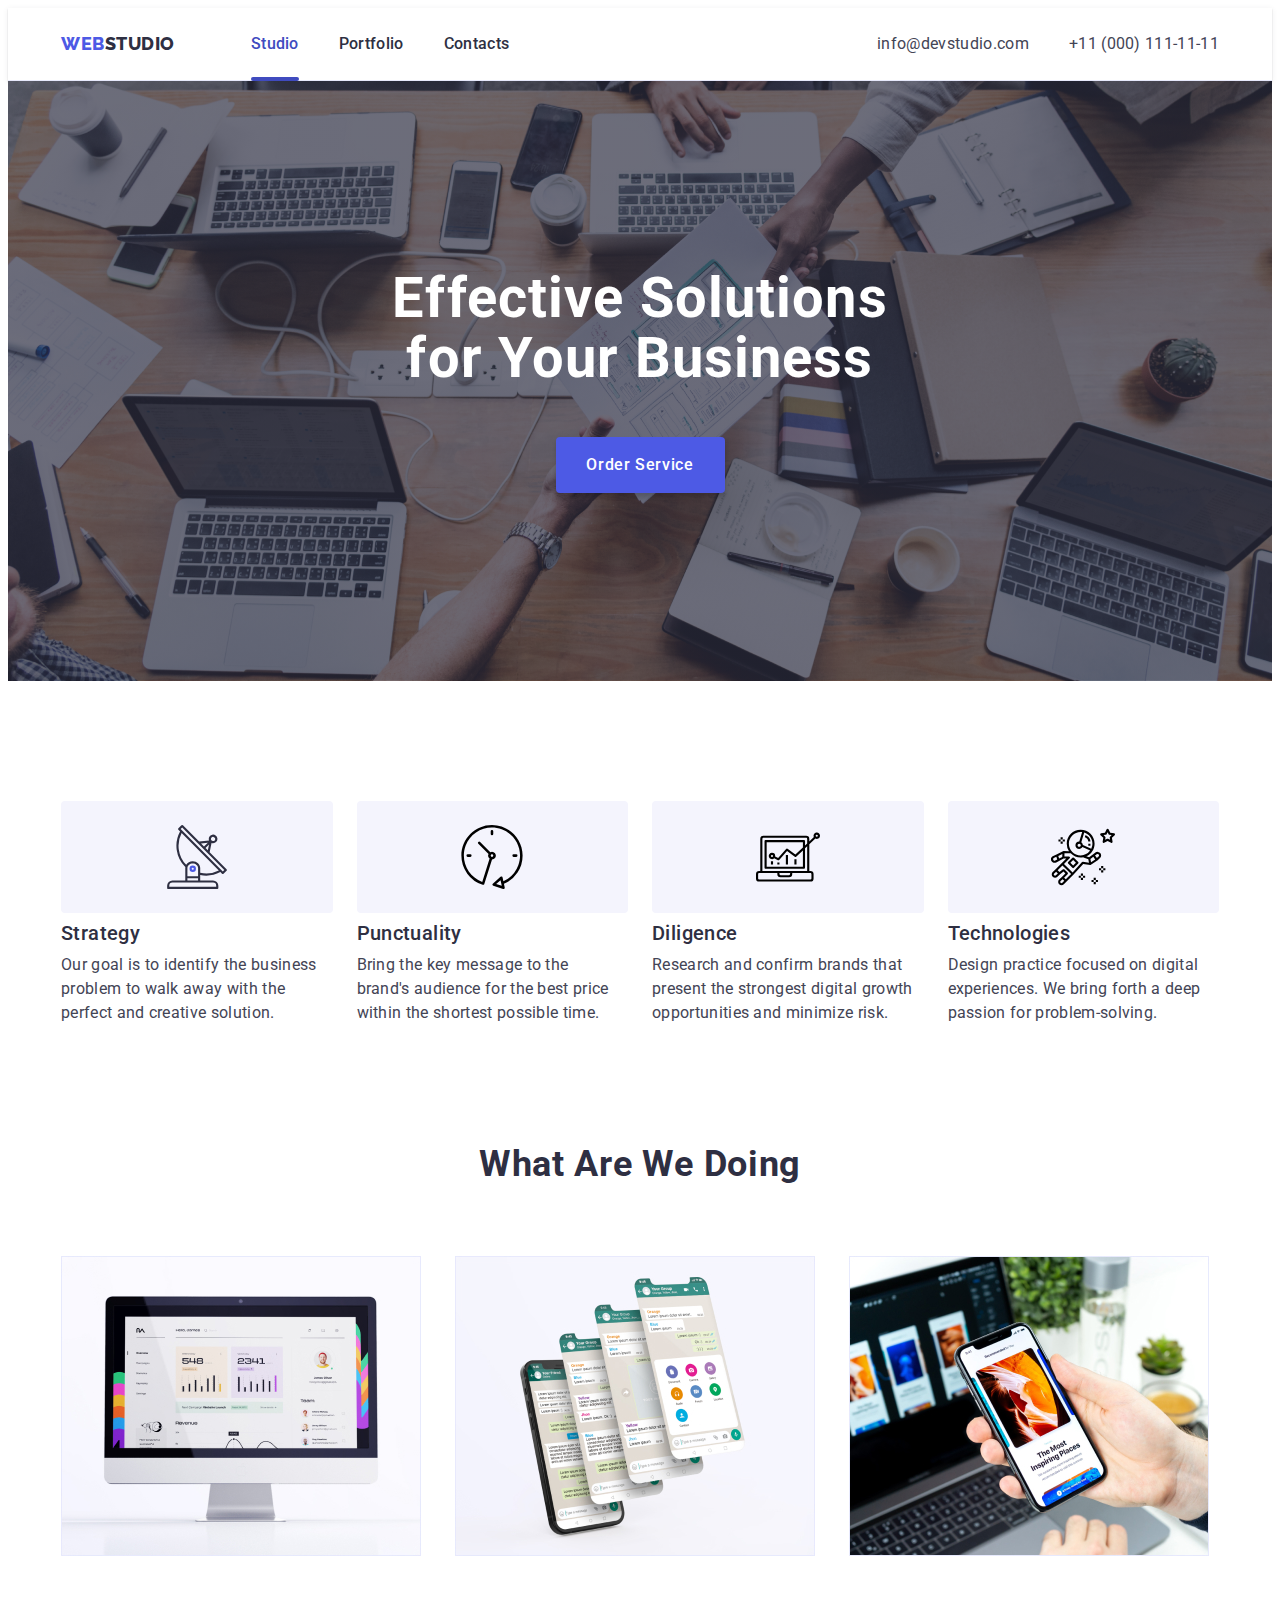
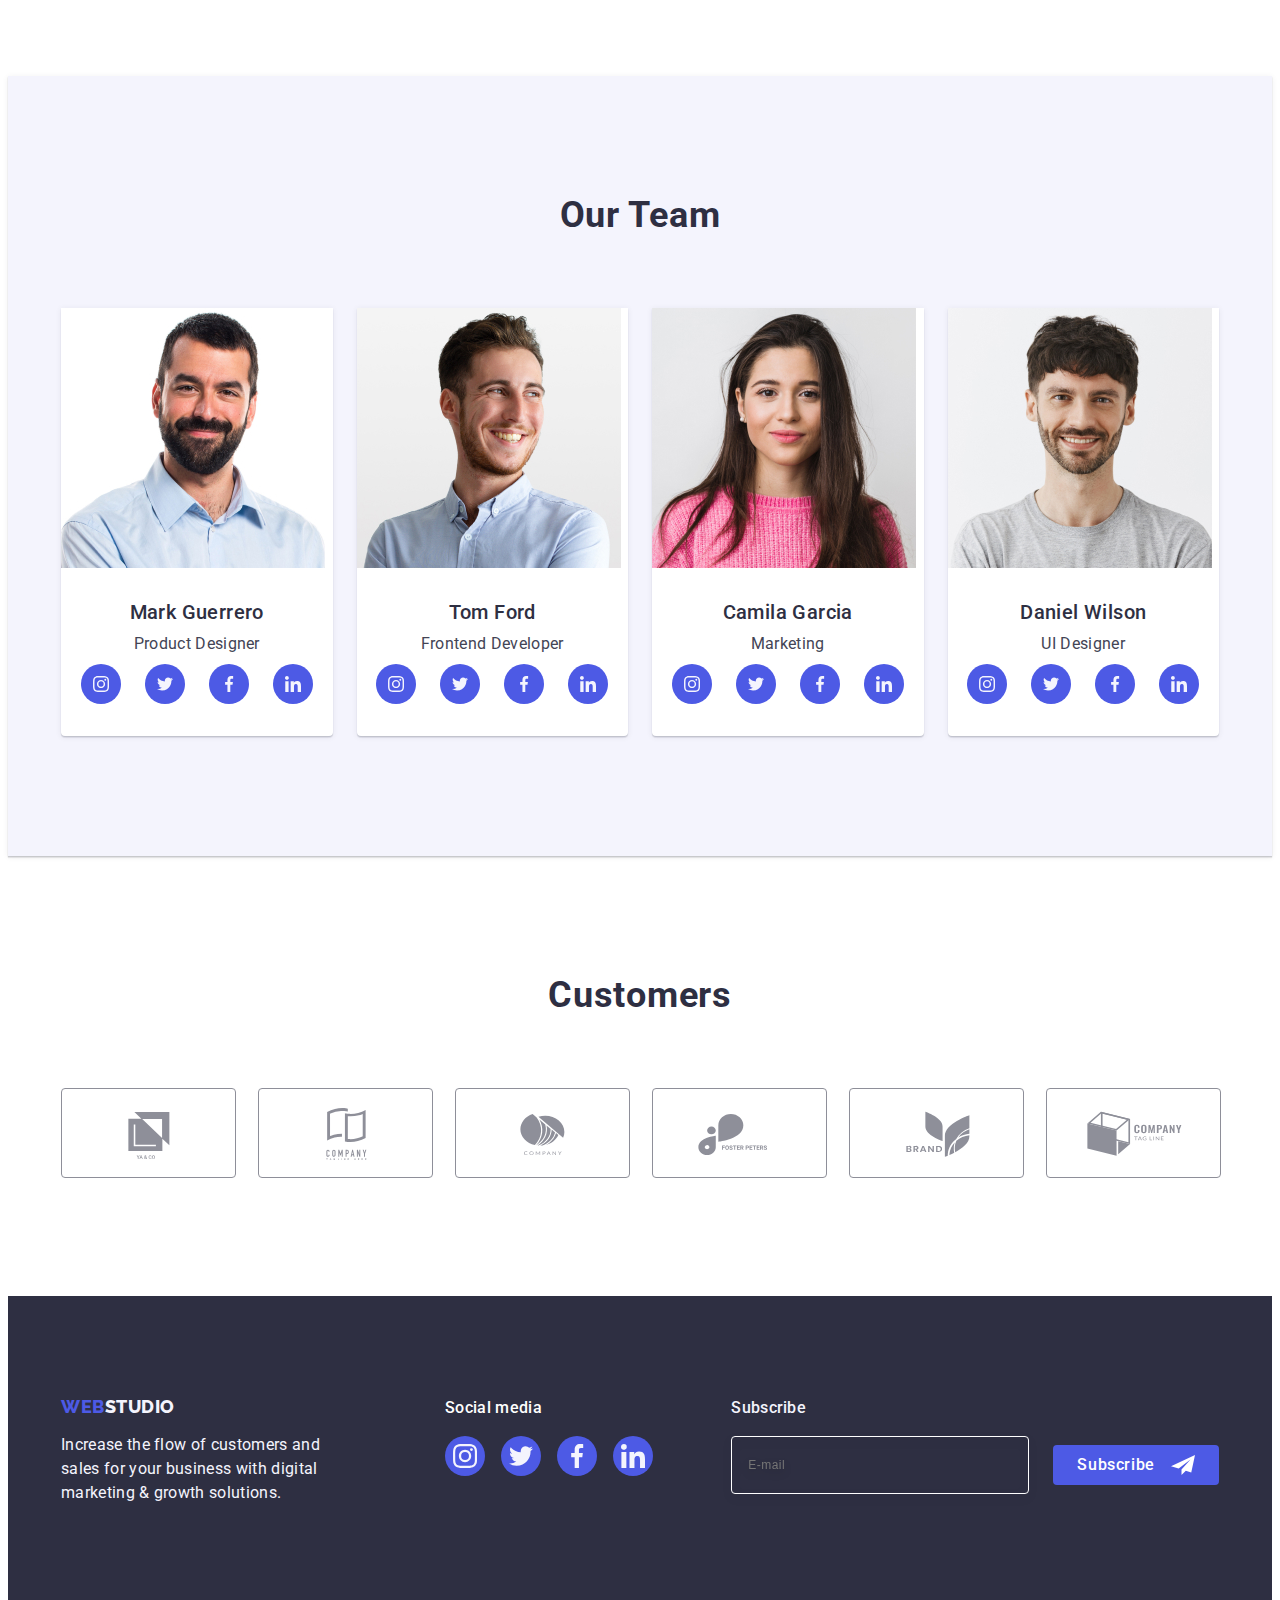
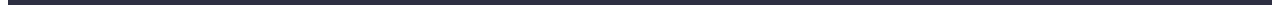
<file: index.html>
<!DOCTYPE html>
<html lang="en">
  <head>
    <meta charset="UTF-8" />
    <meta http-equiv="X-UA-Compatible" content="IE=edge" />
    <meta name="viewport" content="width=device-width, initial-scale=1.0" />
    <title>Effective Solutions for Your Business</title>
    <link rel="preconnect" href="https://fonts.googleapis.com" />
    <link rel="preconnect" href="https://fonts.gstatic.com" crossorigin />
    <link
      href="https://fonts.googleapis.com/css2?family=Raleway:wght@800&family=Roboto:wght@400;500;700;900&display=swap"
      rel="stylesheet"
    />
    <link
      href="https://cdnjs.cloudflare.com/ajax/libs/modern-normalize/1.1.0/modern-normalize.min.css"
      rel="stylesheet"
      integrity="sha512-wpPYUAdjBVSE4KJnH1VR1HeZfpl1ub8YT/NKx4PuQ5NmX2tKuGu6U/JRp5y+Y8XG2tV+wKQpNHVUX03MfMFn9Q=="
      crossorigin="anonymous"
      referrerpolicy="no-referrer"
    />
    <link rel="stylesheet" href="./css/styles.css" />
  </head>

  <body>
    <header class="header">
      <div class="container-header container">
        <nav class="navigation">
          <a class="logo link" href="./index.html"
            >Web<span class="logo-header">Studio</span></a
          >
          <ul class="nav-list list">
            <li>
              <a class="nav-link link active" href="./index.html">Studio</a>
            </li>
            <li>
              <a class="nav-link link" href="./portfolio.html">Portfolio</a>
            </li>
            <li>
              <a class="nav-link link" href="">Contacts</a>
            </li>
          </ul>
        </nav>
        <address class="address">
          <ul class="list list-address">
            <li>
              <a class="contact-link link" href="mailto:info@devstudio.com"
                >info@devstudio.com</a
              >
            </li>
            <li>
              <a class="contact-link link" href="tel:+110001111111"
                >+11 (000) 111-11-11</a
              >
            </li>
          </ul>
        </address>
      </div>
    </header>

    <main>
      <!-- Section 1 -->
      <section class="hero">
        <div class="container">
          <h1 class="hero-tittle">Effective Solutions for Your Business</h1>

          <button class="hero-btn" data-modal-open type="button">
            Order Service
          </button>
        </div>
      </section>
      <!-- Section 2 -->
      <section class="feature">
        <div class="container">
          <h2 class="section-title" hidden>Feature</h2>
          <!-- Feature 1 -->
          <ul class="list feature-list">
            <li class="feature-item">
              <div class="icon-wrap">
                <svg class="feature-icon" width="64" height="64">
                  <use href="./images/icons.svg#icon-antenna"></use>
                </svg>
              </div>
              <h3 class="feature-title">Strategy</h3>
              <p class="feature-text">
                Our goal is to identify the business problem to walk away with
                the perfect and creative solution.
              </p>
            </li>
            <!-- Feature 2 -->
            <li class="feature-item">
              <div class="icon-wrap">
                <svg class="feature-icon" width="64" height="64">
                  <use href="./images/icons.svg#icon-clock"></use>
                </svg>
              </div>
              <h3 class="feature-title">Punctuality</h3>
              <p class="feature-text">
                Bring the key message to the brand's audience for the best price
                within the shortest possible time.
              </p>
            </li>
            <!-- Feature 3 -->
            <li class="feature-item">
              <div class="icon-wrap">
                <svg class="feature-icon" width="64" height="64">
                  <use href="./images/icons.svg#icon-diagram"></use>
                </svg>
              </div>
              <h3 class="feature-title">Diligence</h3>
              <p class="feature-text">
                Research and confirm brands that present the strongest digital
                growth opportunities and minimize risk.
              </p>
            </li>
            <!-- Feature 4 -->
            <li class="feature-item">
              <div class="icon-wrap">
                <svg class="feature-icon" width="64" height="64">
                  <use href="./images/icons.svg#icon-astronaut"></use>
                </svg>
              </div>
              <h3 class="feature-title">Technologies</h3>
              <p class="feature-text">
                Design practice focused on digital experiences. We bring forth a
                deep passion for problem-solving.
              </p>
            </li>
          </ul>
        </div>
      </section>
      <!-- Section 3 -->
      <section class="doing">
        <div class="container">
          <h2 class="section-title">What are we doing</h2>
          <ul class="list doing-list">
            <li class="doing-item">
              <img
                src="./images/main/img.jpg"
                alt="we give information"
                width="360"
                height="300"
              />
            </li>
            <li class="doing-item">
              <img
                src="./images/main/img2.jpg"
                alt="to communicate"
                width="360"
                height="300"
              />
            </li>
            <li class="doing-item">
              <img
                src="./images/main/img3.jpg"
                alt="learn something new"
                width="360"
                height="300"
              />
            </li>
          </ul>
        </div>
      </section>
      <!-- Section 4 -->
      <section class="team">
        <div class="container">
          <h2 class="section-title">Our Team</h2>
          <ul class="list team-list">
            <li class="team-item">
              <img
                src="./images/team-card/team.jpg"
                alt="Product Designer"
                width="264"
                height="260"
              />

              <div class="team-item-content">
                <h3 class="team-title">Mark Guerrero</h3>
                <p class="team-desc">Product Designer</p>
                <ul class="social-list list">
                  <li class="social-item">
                    <a href="" class="social-link">
                      <svg class="social-icon" width="16" height="16">
                        <use href="./images/icons.svg#icon-instagram"></use>
                      </svg>
                    </a>
                  </li>
                  <li class="social-item">
                    <a href="" class="social-link">
                      <svg class="social-icon" width="16" height="16">
                        <use href="./images/icons.svg#icon-twitter"></use>
                      </svg>
                    </a>
                  </li>
                  <li class="social-item">
                    <a href="" class="social-link">
                      <svg class="social-icon" width="16" height="16">
                        <use href="./images/icons.svg#icon-facebook"></use>
                      </svg>
                    </a>
                  </li>
                  <li class="social-item">
                    <a href="" class="social-link">
                      <svg class="social-icon" width="16" height="16">
                        <use href="./images/icons.svg#icon-linkedin"></use>
                      </svg>
                    </a>
                  </li>
                </ul>
              </div>
            </li>

            <li class="team-item">
              <img
                src="./images/team-card/team1.jpg"
                alt="Frontend Developer"
                width="264"
                height="260"
              />
              <div class="team-item-content">
                <h3 class="team-title">Tom Ford</h3>
                <p class="team-desc">Frontend Developer</p>
                <ul class="social-list list">
                  <li class="social-item">
                    <a href="" class="social-link">
                      <svg class="social-icon" width="16" height="16">
                        <use href="./images/icons.svg#icon-instagram"></use>
                      </svg>
                    </a>
                  </li>
                  <li class="social-item">
                    <a href="" class="social-link">
                      <svg class="social-icon" width="16" height="16">
                        <use href="./images/icons.svg#icon-twitter"></use>
                      </svg>
                    </a>
                  </li>
                  <li class="social-item">
                    <a href="" class="social-link">
                      <svg class="social-icon" width="16" height="16">
                        <use href="./images/icons.svg#icon-facebook"></use>
                      </svg>
                    </a>
                  </li>
                  <li class="social-item">
                    <a href="" class="social-link">
                      <svg class="social-icon" width="16" height="16">
                        <use href="./images/icons.svg#icon-linkedin"></use>
                      </svg>
                    </a>
                  </li>
                </ul>
              </div>
            </li>

            <li class="team-item">
              <img
                src="./images/team-card/team2.jpg"
                alt="Marketing"
                width="264"
                height="260"
              />

              <div class="team-item-content">
                <h3 class="team-title">Camila Garcia</h3>
                <p class="team-desc">Marketing</p>
                <ul class="social-list list">
                  <li class="social-item">
                    <a href="" class="social-link">
                      <svg class="social-icon" width="16" height="16">
                        <use href="./images/icons.svg#icon-instagram"></use>
                      </svg>
                    </a>
                  </li>
                  <li class="social-item">
                    <a href="" class="social-link">
                      <svg class="social-icon" width="16" height="16">
                        <use href="./images/icons.svg#icon-twitter"></use>
                      </svg>
                    </a>
                  </li>
                  <li class="social-item">
                    <a href="" class="social-link">
                      <svg class="social-icon" width="16" height="16">
                        <use href="./images/icons.svg#icon-facebook"></use>
                      </svg>
                    </a>
                  </li>
                  <li class="social-item">
                    <a href="" class="social-link">
                      <svg class="social-icon" width="16" height="16">
                        <use href="./images/icons.svg#icon-linkedin"></use>
                      </svg>
                    </a>
                  </li>
                </ul>
              </div>
            </li>
            <li class="team-item">
              <img
                src="./images/team-card/team3.jpg"
                alt="UI Designer "
                width="264"
                height="260"
              />
              <div class="team-item-content">
                <h3 class="team-title">Daniel Wilson</h3>
                <p class="team-desc">UI Designer</p>
                <ul class="social-list list">
                  <li class="social-item">
                    <a href="" class="social-link">
                      <svg class="social-icon" width="16" height="16">
                        <use href="./images/icons.svg#icon-instagram"></use>
                      </svg>
                    </a>
                  </li>
                  <li class="social-item">
                    <a href="" class="social-link">
                      <svg class="social-icon" width="16" height="16">
                        <use href="./images/icons.svg#icon-twitter"></use>
                      </svg>
                    </a>
                  </li>
                  <li class="social-item">
                    <a href="" class="social-link">
                      <svg class="social-icon" width="16" height="16">
                        <use href="./images/icons.svg#icon-facebook"></use>
                      </svg>
                    </a>
                  </li>
                  <li class="social-item">
                    <a href="" class="social-link">
                      <svg class="social-icon" width="16" height="16">
                        <use href="./images/icons.svg#icon-linkedin"></use>
                      </svg>
                    </a>
                  </li>
                </ul>
              </div>
            </li>
          </ul>
        </div>
      </section>
      <!-- Section 5 -->
      <section class="customers">
        <div class="container">
          <h2 class="section-title">Customers</h2>

          <ul class="list customers-list">
            <li class="customers-item">
              <a href="" class="customers-link"
                ><svg class="customers-icon" width="104" height="56">
                  <use href="./images/icons.svg#icon-logo1"></use></svg
              ></a>
            </li>
            <li class="customers-item">
              <a href="" class="customers-link"
                ><svg class="customers-icon" width="104" height="56">
                  <use href="./images/icons.svg#icon-logo2"></use></svg
              ></a>
            </li>
            <li class="customers-item">
              <a href="" class="customers-link"
                ><svg class="customers-icon" width="104" height="56">
                  <use href="./images/icons.svg#icon-logo3"></use></svg
              ></a>
            </li>
            <li class="customers-item">
              <a href="" class="customers-link"
                ><svg class="customers-icon" width="104" height="56">
                  <use href="./images/icons.svg#icon-logo4"></use></svg
              ></a>
            </li>
            <li class="customers-item">
              <a href="" class="customers-link"
                ><svg class="customers-icon" width="104" height="56">
                  <use href="./images/icons.svg#icon-logo5"></use></svg
              ></a>
            </li>
            <li class="customers-item">
              <a href="" class="customers-link"
                ><svg class="customers-icon" width="104" height="56">
                  <use href="./images/icons.svg#icon-logo6"></use></svg
              ></a>
            </li>
          </ul>
        </div>
      </section>
    </main>

    <!-- Footer -->
    <footer class="footer">
      <div class="container footer-contener">
        <div class="logo-wrap">
          <a class="logo link logo-footer-bock" href="./index.html"
            >Web<span class="logo-footer">Studio</span></a
          >
          <p class="footer-desc">
            Increase the flow of customers and sales for your business with
            digital marketing & growth solutions.
          </p>
        </div>

        <div class="footer-item-content">
          <p class="footer-media">Social media</p>
          <ul class="footer-soc-list list">
            <li class="footer-soc-item">
              <a href="" class="footer-soc-link">
                <svg class="footer-soc-icon" width="24" height="24">
                  <use href="./images/icons.svg#icon-instagram"></use>
                </svg>
              </a>
            </li>
            <li class="footer-soc-item">
              <a href="" class="footer-soc-link">
                <svg class="footer-soc-icon" width="24" height="24">
                  <use href="./images/icons.svg#icon-twitter"></use>
                </svg>
              </a>
            </li>
            <li class="footer-soc-item">
              <a href="" class="footer-soc-link">
                <svg class="footer-soc-icon" width="24" height="24">
                  <use href="./images/icons.svg#icon-facebook"></use>
                </svg>
              </a>
            </li>
            <li class="footer-soc-item">
              <a href="" class="footer-soc-link">
                <svg class="footer-soc-icon" width="24" height="24">
                  <use href="./images/icons.svg#icon-linkedin"></use>
                </svg>
              </a>
            </li>
          </ul>
        </div>

        <!-- Subscribe -->
        <div class="footer-wrapper">
          <p class="footer-form-desc">Subscribe</p>
          <form class="footer-form">
            <input
              class="footer-form-inpus"
              type="email"
              name="E-mail"
              placeholder="E-mail"
              required
              pattern="^[a-zA-Za-яА-Я]+$"
              minlength="2"
            />
            <button class="footer-form-btn" type="submit">
              Subscribe
              <svg class="footer-form-icon" width="24" height="24">
                <use href="./images/icons.svg#icon-frame"></use>
              </svg>
            </button>
          </form>
        </div>
      </div>
    </footer>
    <!-- Modai window -->
    <div class="backdrop is-hidden" data-modal>
      <div class="modal">
        <button class="modal-close-btn" data-modal-close type="button">
          <svg class="modal-close-icon" width="8" height="8">
            <use href="./images/icons.svg#icon-close"></use>
          </svg>
        </button>

        <!-- Form -->
        <strong class="modal-title"
          >Leave your contacts and we will call you back</strong
        >
        <form class="modal-form form" name="modal-form">
          <label class="form-label" for="modal-name">Name</label>
          <div class="form-wrapper">
            <input
              class="form-field"
              type="text"
              name="modal-name"
              id="modal-name"
              required
              pattern="^[a-zA-Za-яА-Я]+$"
              minlength="2"
            />
            <svg class="form-icon" width="18" height="18">
              <use href="./images/icons.svg#icon-person-black"></use>
            </svg>
          </div>
          <label class="form-label" for="modal-phone">Phone</label>
          <div class="form-wrapper">
            <input
              class="form-field"
              type="tel"
              name="modal-phone"
              id="modal-phone"
              required
              pattern="[0-9]{3}-[0-9]{3}-[0-9]{2}-[0-9]{2}"
              title="xxx-xxx-xx-xx"
            />
            <svg class="form-icon" width="18" height="24">
              <use href="./images/icons.svg#icon-phone-black"></use>
            </svg>
          </div>
          <label class="form-label" for="modal-email">Email</label>
          <div class="form-wrapper">
            <input
              class="form-field"
              type="email"
              name="modal-email"
              id="modal-email"
              required
              pattern="^[a-zA-Za-яА-Я]+$"
              minlength="2"
            />

            <svg class="form-icon" width="18" height="24">
              <use href="./images/icons.svg#icon-email-black"></use>
            </svg>
          </div>

          <label class="form-label" for="modai-comment">Comment</label>
          <div class="form-wrapper">
            <textarea
              class="form-comment"
              name="modai-comment"
              id="modai-comment"
              rows="6"
              placeholder="Text input"
            ></textarea>
          </div>
          <input
            class="form-check-input visually-hidden"
            type="checkbox"
            name="user-privacy"
            id="user-privacy"
          />
          <label class="form-agreement" for="user-privacy">
            <span class="form-agreement-text">
              <svg class="input-chek-icon" width="10" height="8">
                <use href="./images/icons.svg#icon-chek"></use>
              </svg> </span
            >I accept the terms and conditions of the
            <a class="form-agreement-link" href="./index.html"
              >Privacy Policy</a
            >
          </label>
          <button class="form-btn btn" type="submit">Send</button>
        </form>
      </div>
    </div>
    <script src="./js/modal.js"></script>
  </body>
</html>
</file>
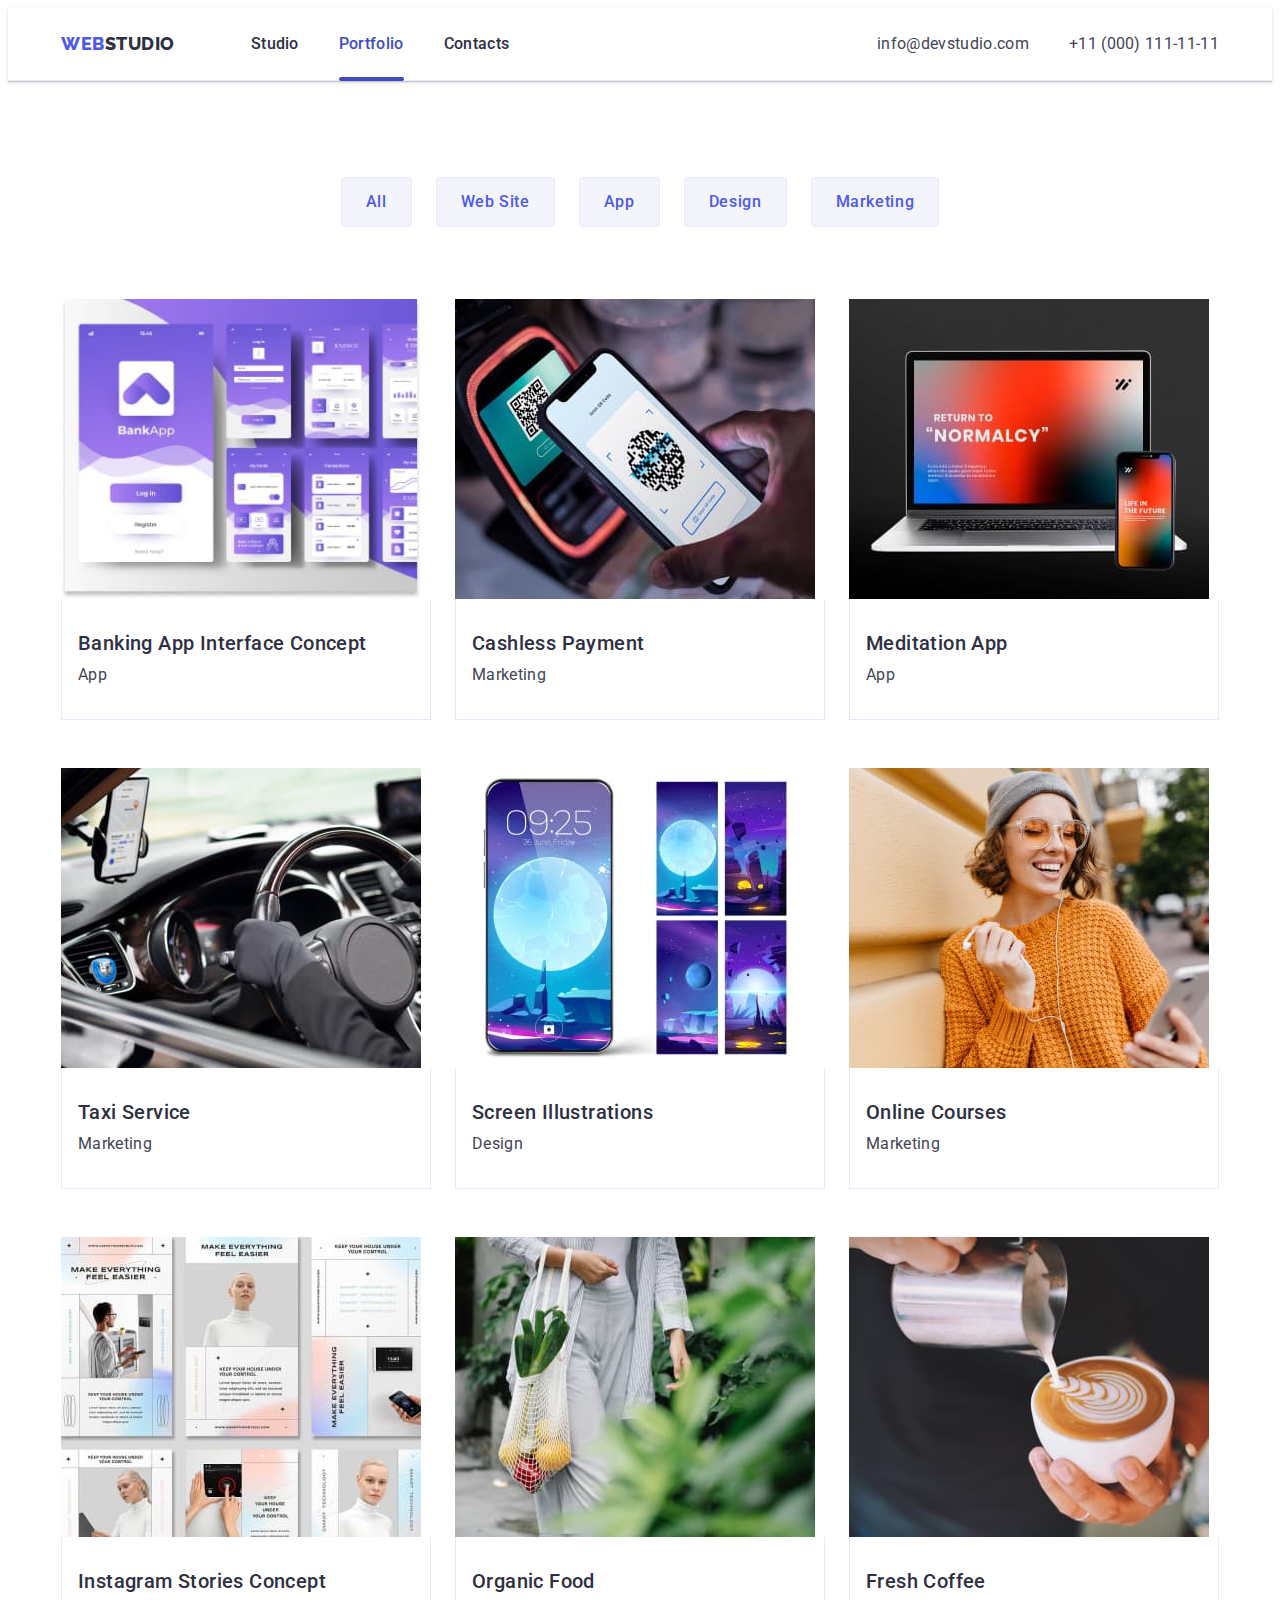
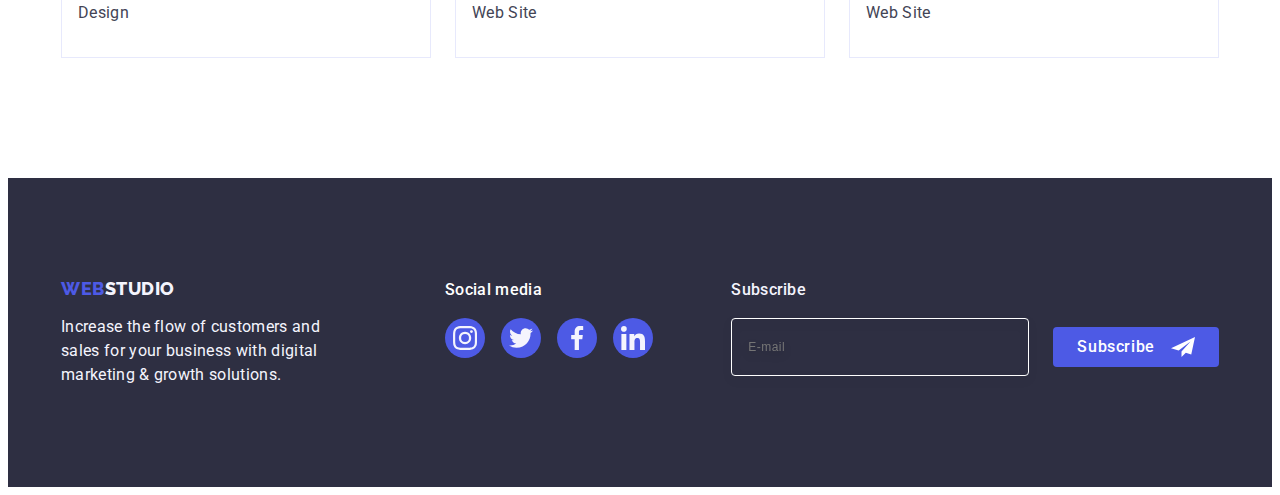
<file: portfolio.html>
<!DOCTYPE html>
<html lang="en">
  <head>
    <meta charset="UTF-8" />
    <meta http-equiv="X-UA-Compatible" content="IE=edge" />
    <meta name="viewport" content="width=device-width, initial-scale=1.0" />
    <title>Document</title>
    <link rel="preconnect" href="https://fonts.googleapis.com" />
    <link rel="preconnect" href="https://fonts.gstatic.com" crossorigin />
    <link
      href="https://fonts.googleapis.com/css2?family=Raleway:wght@800&family=Roboto:wght@400;500;700;900&display=swap"
      rel="stylesheet"
    />
    <link
      href="https://cdnjs.cloudflare.com/ajax/libs/modern-normalize/1.1.0/modern-normalize.min.css"
      rel="stylesheet"
      integrity="sha512-wpPYUAdjBVSE4KJnH1VR1HeZfpl1ub8YT/NKx4PuQ5NmX2tKuGu6U/JRp5y+Y8XG2tV+wKQpNHVUX03MfMFn9Q=="
      crossorigin="anonymous"
      referrerpolicy="no-referrer"
    />
    <link rel="stylesheet" href="./css/styles.css" />
  </head>
  <body>
    <header class="header">
      <div class="container-header container">
        <nav class="navigation">
          <a class="logo link" href="./index.html"
            >Web<span class="logo-header">Studio</span></a
          >
          <ul class="nav-list list">
            <li>
              <a class="nav-link link" href="./index.html">Studio</a>
            </li>
            <li>
              <a class="nav-link link active" href="./portfolio.html"
                >Portfolio</a
              >
            </li>
            <li>
              <a class="nav-link link" href="">Contacts</a>
            </li>
          </ul>
        </nav>
        <address class="address">
          <ul class="list list-address">
            <li>
              <a class="contact-link link" href="mailto:info@devstudio.com"
                >info@devstudio.com</a
              >
            </li>
            <li>
              <a class="contact-link link" href="tel:+110001111111"
                >+11 (000) 111-11-11</a
              >
            </li>
          </ul>
        </address>
      </div>
    </header>

    <main>
      <section class="portfolio">
        <div class="container">
          <div class="section-title-content">
            <h1 hidden class="section-title">Portfolio</h1>
          </div>
          <ul class="list portfolio-list">
            <li><button class="portfolio-btn" type="button">All</button></li>
            <li>
              <button class="portfolio-btn" type="button">Web Site</button>
            </li>
            <li><button class="portfolio-btn" type="button">App</button></li>
            <li><button class="portfolio-btn" type="button">Design</button></li>
            <li>
              <button class="portfolio-btn" type="button">Marketing</button>
            </li>
          </ul>
          <ul class="list cart-list">
            <li class="cart-item">
              <a class="link card-link" href="">
                <div class="overlay">
                  <img
                    src="./images/portfolio/card1.jpg"
                    alt="Banking App"
                    width="360"
                    height="300"
                  />
                  <p class="portfolio-cart-text">
                    14 Stylish and User-Friendly App Design Concepts · Task
                    Manager App · Calorie Tracker App · Exotic Fruit Ecommerce
                    App · Cloud Storage App
                  </p>
                </div>
                <div class="portfolio-item-content">
                  <h2 class="portfolio-title">Banking App Interface Concept</h2>
                  <p class="portfolio-desc">App</p>
                </div>
              </a>
            </li>
            <li class="cart-item">
              <a class="link card-link" href="">
                <div class="overlay">
                  <img
                    src="./images/portfolio/card2.jpg"
                    alt="phone"
                    width="360"
                    height="300"
                  />
                  <p class="portfolio-cart-text">
                    14 Stylish and User-Friendly App Design Concepts · Task
                    Manager App · Calorie Tracker App · Exotic Fruit Ecommerce
                    App · Cloud Storage App
                  </p>
                </div>
                <div class="portfolio-item-content">
                  <h2 class="portfolio-title">Cashless Payment</h2>
                  <p class="portfolio-desc">Marketing</p>
                </div>
              </a>
            </li>
            <li class="cart-item">
              <a class="link card-link" href="">
                <div class="overlay">
                  <img
                    src="./images/portfolio/card3.jpg"
                    alt="laptop"
                    width="360"
                    height="300"
                  />
                  <p class="portfolio-cart-text">
                    14 Stylish and User-Friendly App Design Concepts · Task
                    Manager App · Calorie Tracker App · Exotic Fruit Ecommerce
                    App · Cloud Storage App
                  </p>
                </div>
                <div class="portfolio-item-content">
                  <h2 class="portfolio-title">Meditation App</h2>
                  <p class="portfolio-desc">App</p>
                </div>
              </a>
            </li>
            <li class="cart-item">
              <a class="link card-link" href="">
                <div class="overlay">
                  <img
                    src="./images/portfolio/card4.jpg"
                    alt="taxi"
                    width="360"
                    height="300"
                  />
                  <p class="portfolio-cart-text">
                    14 Stylish and User-Friendly App Design Concepts · Task
                    Manager App · Calorie Tracker App · Exotic Fruit Ecommerce
                    App · Cloud Storage App
                  </p>
                </div>
                <div class="portfolio-item-content">
                  <h2 class="portfolio-title">Taxi Service</h2>
                  <p class="portfolio-desc">Marketing</p>
                </div>
              </a>
            </li>
            <li class="cart-item">
              <a class="link card-link" href="">
                <div class="overlay">
                  <img
                    src="./images/portfolio/card5.jpg"
                    alt="telefon"
                    width="360"
                    height="300"
                  />
                  <p class="portfolio-cart-text">
                    14 Stylish and User-Friendly App Design Concepts · Task
                    Manager App · Calorie Tracker App · Exotic Fruit Ecommerce
                    App · Cloud Storage App
                  </p>
                </div>
                <div class="portfolio-item-content">
                  <h2 class="portfolio-title">Screen Illustrations</h2>
                  <p class="portfolio-desc">Design</p>
                </div>
              </a>
            </li>
            <li class="cart-item">
              <a class="link card-link" href="">
                <div class="overlay">
                  <img
                    src="./images/portfolio/card6.jpg"
                    alt="women"
                    width="360"
                    height="300"
                  />
                  <p class="portfolio-cart-text">
                    14 Stylish and User-Friendly App Design Concepts · Task
                    Manager App · Calorie Tracker App · Exotic Fruit Ecommerce
                    App · Cloud Storage App
                  </p>
                </div>
                <div class="portfolio-item-content">
                  <h2 class="portfolio-title">Online Courses</h2>
                  <p class="portfolio-desc">Marketing</p>
                </div>
              </a>
            </li>
            <li class="cart-item">
              <a class="link card-link" href="">
                <div class="overlay">
                  <img
                    src="./images/portfolio/card7.jpg"
                    alt="Stories"
                    width="360"
                    height="300"
                  />
                  <p class="portfolio-cart-text">
                    14 Stylish and User-Friendly App Design Concepts · Task
                    Manager App · Calorie Tracker App · Exotic Fruit Ecommerce
                    App · Cloud Storage App
                  </p>
                </div>
                <div class="portfolio-item-content">
                  <h2 class="portfolio-title">Instagram Stories Concept</h2>
                  <p class="portfolio-desc">Design</p>
                </div>
              </a>
            </li>
            <li class="cart-item">
              <a class="link card-link" href="">
                <div class="overlay">
                  <img
                    src="./images/portfolio/card8.jpg"
                    alt="Organic Food"
                    width="360"
                    height="300"
                  />
                  <p class="portfolio-cart-text">
                    14 Stylish and User-Friendly App Design Concepts · Task
                    Manager App · Calorie Tracker App · Exotic Fruit Ecommerce
                    App · Cloud Storage App
                  </p>
                </div>
                <div class="portfolio-item-content">
                  <h2 class="portfolio-title">Organic Food</h2>
                  <p class="portfolio-desc">Web Site</p>
                </div>
              </a>
            </li>
            <li class="cart-item">
              <a class="link card-link" href="">
                <div class="overlay">
                  <img
                    src="./images/portfolio/card9.jpg"
                    alt="Coffee"
                    width="360"
                    height="300"
                  />
                  <p class="portfolio-cart-text">
                    14 Stylish and User-Friendly App Design Concepts · Task
                    Manager App · Calorie Tracker App · Exotic Fruit Ecommerce
                    App · Cloud Storage App
                  </p>
                </div>
                <div class="portfolio-item-content">
                  <h2 class="portfolio-title">Fresh Coffee</h2>
                  <p class="portfolio-desc">Web Site</p>
                </div>
              </a>
            </li>
          </ul>
        </div>
      </section>
    </main>

    <footer class="footer">
      <div class="container footer-contener">
        <div class="logo-wrap">
          <a class="logo link logo-footer-bock" href="./index.html"
            >Web<span class="logo-footer">Studio</span></a
          >
          <p class="footer-desc">
            Increase the flow of customers and sales for your business with
            digital marketing & growth solutions.
          </p>
        </div>

        <div class="footer-item-content">
          <p class="footer-media">Social media</p>
          <ul class="footer-soc-list list">
            <li class="footer-soc-item">
              <a href="" class="footer-soc-link">
                <svg class="footer-soc-icon" width="24" height="24">
                  <use href="./images/icons.svg#icon-instagram"></use>
                </svg>
              </a>
            </li>
            <li class="footer-soc-item">
              <a href="" class="footer-soc-link">
                <svg class="footer-soc-icon" width="24" height="24">
                  <use href="./images/icons.svg#icon-twitter"></use>
                </svg>
              </a>
            </li>
            <li class="footer-soc-item">
              <a href="" class="footer-soc-link">
                <svg class="footer-soc-icon" width="24" height="24">
                  <use href="./images/icons.svg#icon-facebook"></use>
                </svg>
              </a>
            </li>
            <li class="footer-soc-item">
              <a href="" class="footer-soc-link">
                <svg class="footer-soc-icon" width="24" height="24">
                  <use href="./images/icons.svg#icon-linkedin"></use>
                </svg>
              </a>
            </li>
          </ul>
        </div>

        <!-- Subscribe -->
        <div class="footer-wrapper">
          <p class="footer-form-desc">Subscribe</p>
          <form class="footer-form">
            <input
              class="footer-form-inpus"
              type="email"
              name="E-mail"
              placeholder="E-mail"
              required
              pattern="^[a-zA-Za-яА-Я]+$"
              minlength="2"
            />
            <button class="footer-form-btn" type="submit">
              Subscribe
              <svg class="footer-form-icon" width="24" height="24">
                <use href="./images/icons.svg#icon-frame"></use>
              </svg>
            </button>
          </form>
        </div>
      </div>
    </footer>
  </body>
</html>
</file>
<file: css/styles.css>
:root{
    --primary-text-color:#434455;
    --secondary-text-color: #2E2F42;
    --primary-logo-color:#4D5AE5;
    --accent-color:#404BBF;
    --contact-text-color:#434455;
    --bg-color:#FFFFFF;
    --bg-hero:#2E2F42;
    --hero-titlle-color:#FFFFFF;
    --bg-button: #4D5AE5;
    --bg-team:#F4F4FD; 
    --logo-footer: #F4F4FD;
    --function-direction: 250ms cubic-bezier(0.4, 0, 0.2, 1);
 } 
body{
    font-family: 'Roboto', sans-serif;
    color:var(--primary-text-color);
    background-color:var(--bg-color);
}
.link{
    text-decoration: none;
}
.list{
    list-style: none;
}
img {
    display: block;
}
ul {
    margin-top: 0;
    margin-bottom: 0;
    padding-left: 0;
}
h1, h2, h3, h4,
p {
    margin-top: 0;
    margin-bottom: 0;

}
.visually-hidden {
    position: absolute;
    width: 1px;
    height: 1px;
    margin: -1px;
    border: 0;
    padding: 0;

    white-space: nowrap;
    clip-path: inset(100%);
    clip: rect(0 0 0 0);
    overflow: hidden;
}
.container-header {
    display: flex;
     
}

.container{
 width: 1158px;
 padding: 0 15px;
 margin-left: auto;
 margin-right: auto;
}
/* header */
.header{
    border-bottom: 1px solid #E7E9FC;
    box-shadow: 0px 2px 1px rgba(46, 47, 66, 0.08), 0px 1px 1px rgba(46, 47, 66, 0.16), 0px 1px 6px rgba(46, 47, 66, 0.08);
}
.navigation{
    display: flex;
    align-items: center;
}
.nav-list {
    display: flex;
    gap: 40px;
}
.nav-link.active{
    color: #404BBF;
    position: relative;

}
.active::after{
    content: "";
    position: absolute;
    left: 0;
    background-color:  #404BBF;
        border-radius: 2px;
        height: 4px;
        width: 100%;
        bottom: -1px;

}
.list-address{
    display: flex;
    gap: 40px;
}
.address{
    margin-left: auto;
}
.logo {
margin-right: 76px;
 font-family: 'Raleway',sans-serif;
font-weight: 800;
font-size: 18px;
line-height: 1.17;
letter-spacing: 0.03em;
text-transform: uppercase;
color: var(--primary-logo-color);
}
.logo-header {
    color: var(--secondary-text-color);

}

.nav-link {
    font-weight: 500;
font-size: 16px;
line-height: 1.5;
letter-spacing: 0.02em;
color:var(--secondary-text-color);
padding: 24px 0;
display: block;
transition: color var(--function-direction);
}

.nav-link:hover,
.nav-link:focus{
    color:var(--accent-color);
}

.address {
    font-style: normal;

}
.contact-link {
font-size: 16px;
line-height: 1.5;
letter-spacing: 0.02em;
color:var(--contact-text-color);
padding: 24px 0;
display: block;
transition: color var(--function-direction);
}
.contact-link:hover,
.contact-link:focus{
    color:var(--accent-color);
}
/* section 1 */
.hero {
    background-image: linear-gradient(rgba(46, 47, 66, 0.7), rgba(46, 47, 66, 0.7)), url(../images/people1.jpg);
max-width: 1440px;
    background-repeat: no-repeat;
    background-position: center;
    background-size: cover;
   margin-left: auto;
   margin-right: auto;
   background-color: var(--bg-hero);
   padding-top: 188px;
   padding-bottom: 188px;
}
.hero-tittle {
   max-width: 496px;
    margin-left: auto;
    margin-right: auto;
    margin-bottom: 48px;
font-weight: 700;
font-size: 56px;
line-height: 1.07;
text-align: center;
letter-spacing: 0.02em;
color:var(--hero-titlle-color);
}
.hero-btn {
    box-shadow: 0px 4px 4px rgba(0, 0, 0, 0.15);
    display: block;
    margin-left: auto;
    margin-right: auto;
    min-width: 169px;
   height: 56px;
   border: none;
   border-radius: 4px;
    font-family: 'Roboto',sans-serif;
font-weight: 500;
font-size: 16px;
line-height: 1.5;
letter-spacing: 0.04em;
background-color: var(--bg-button);
color: var(--hero-titlle-color);
cursor: pointer;
transition: background-color var(--function-direction);
}
.hero-btn:hover,
.hero-btn:focus{
    background-color: var(--accent-color);
}
/* section 2 */
.feature{
    padding: 120px 0;
}
.feature-list{
    display: flex;
gap: 24px;
}
.feature-item{
    width: calc((100% - 72px) / 4);
}
.icon-wrap{
    height: 112px;
    background: #F4F4FD;
    border-radius: 4px;
    display: flex;
    justify-content: center;
    align-items: center;
    margin-bottom: 8px;
}
.feature-title {
 margin-bottom: 8px;
    font-weight: 500;
font-size: 20px;
line-height: 1.2;
letter-spacing: 0.02em;

color:var(--secondary-text-color);

}
.feature-text {
    width: 264px;

font-size: 16px;
line-height: 1.5;
letter-spacing: 0.02em;
color:var(--primary-text-color);

}
/* section 3 */
.doing{
    padding-bottom: 120px;

}
.doing-list{
    display: flex;
    gap: 24px;
}
.section-title{
 margin-bottom: 72px;
    font-weight: 700;
font-size: 36px;
line-height: 1.1;
text-align: center;
letter-spacing: 0.02em;
text-transform: capitalize;

color:var(--secondary-text-color);

}
.doing-item{
    width: calc((100% - 48px) / 3);

}

/* section 4 */
.team{
    box-shadow: 0px 1px 6px rgba(46, 47, 66, 0.08),
     0px 1px 1px rgba(46, 47, 66, 0.16), 
     0px 2px 1px rgba(46, 47, 66, 0.08);
    padding: 120px 0;
    background-color: var(--bg-team);
}
.team-list{
    display: flex;
   gap: 24px;
}
.team-item{
    width: calc((100% - 72px) / 4); 
    border-radius: 0px 0px 4px 4px;
    box-shadow: 0px 1px 6px rgba(46, 47, 66, 0.08), 0px 1px 1px rgba(46, 47, 66, 0.16), 0px 2px 1px rgba(46, 47, 66, 0.08);
     
}
.team-item-content{
    padding: 32px 0;
  
}
.team-title {
    margin-bottom: 8px;
font-weight: 500;
font-size: 20px;
line-height: 1.2;
text-align: center;
letter-spacing: 0.02em;
color:var(--secondary-text-color);

}
.team-desc {
   
font-size: 16px;
line-height: 1.5;
text-align: center;
letter-spacing: 0.02em;
margin-bottom: 8px;

color: var(--primary-text-color);

}
.team-item{
    background-color: var(--bg-color);
}
.social-list{
    display: flex;
    gap: 24px;
    justify-content: center;

}
.social-item {
    width: 40px;
    height: 40px;
}

.social-link {
    width: 100%;
    height: 100%;
    display: flex;
    border-radius: 50%;
    justify-content: center;
    align-items: center;
    background-color: #4D5AE5;
 transition: background-color var(--function-direction);
    
}
.social-link:hover,
.social-link:focus{background-color:#404BBF}
.social-icon {
    fill: #F4F4FD;

}
.footer-email{
font-size: 16px;
    line-height: 1.5;
    letter-spacing: 0.02em;
    color: #FFFFFF;

}
.submit{
    
}


/* customers */
.customers{
    padding-top: 120px;
    padding-bottom: 120px;
}
.customers-list{
    display: flex;
    gap: 24px;
}
.customers-item{
    height: 88px;
    width: calc((100% - 120px) / 6);

}
.customers-link{
    width: 100%;
    height: 100%;
    display: flex;
    border: 1px solid #8E8F99;
    border-radius: 4px;
    justify-content: center;
    align-items: center;
    color: #8E8F99;
    transition: border-color var(--function-direction), color var(--function-direction);

}
.customers-icon {
    fill: currentColor;
}
.customers-link:hover,
.customers-link:focus{
    color: #404BBF;
    border-color: #404BBF;
}
/* footer */
.footer {
   padding: 100px 0;
    background-color: var(--bg-hero);
}

.logo-footer {
    color: var(--logo-footer);
}
.logo-footer-bock{
    display: inline-block;
    margin-bottom: 16px;
}
.footer-desc { 
    max-width: 264px;
    font-size: 16px;
line-height: 1.5;
letter-spacing: 0.02em;
color:var(--logo-footer);
}
.footer-media{

    font-size: 16px;
    line-height: 1.5;
    letter-spacing: 0.02em;
    color: #FFFFFF;
    font-weight: 500;
    margin-bottom: 16px;

}

.footer-contener{
    display: flex;
    align-items: baseline;
}
.logo-wrap{
    margin-right: 120px;
}
.footer-soc-list {
    display: flex;
    gap: 16px;

}

.footer-soc-item {
    width: 40px;
    height: 40px;
}

.footer-soc-link {
    width: 100%;
    height: 100%;
    border-radius: 50%;
    display: flex;
    justify-content: center;
    align-items: center;
   background-color:#4D5AE5;
   transition:background-color var(--function-direction) ;
}
.footer-soc-link:hover,
.footer-soc-link:focus{
    background-color: #31D0AA;
}
.footer-soc-icon {
    fill: #F4F4FD;
}

.footer-wrapper{
  margin-left: auto;


}
.footer-form-desc{
    margin-bottom: 16px;
    font-weight: 500;
        font-size: 16px;
        line-height: 1.5;
        letter-spacing: 0.02em;
        color: var(--logo-footer);
    
}
.footer-form{
    display: flex;
    align-items: center;
    gap: 24px;
}
.footer-form-field {
    display: block;
    font-size: 12px;
        line-height: 24px;
        align-items: center;
        letter-spacing: 0.04em;
        color: #FFFFFF;
}

.footer-form-inpus {
    width: 264px;
    height: 40px;
    border: 1px solid  #FFFFFF;
    background-color: transparent;
    font-size: 12px;
    padding: 8px 16px;
        line-height: 2;
        letter-spacing: 0.04em;
        color: #FFFFFF;
        filter: drop-shadow(0px 4px 4px rgba(0, 0, 0, 0.15));
        border-radius: 4px;
}

.footer-form-btn {
    display: flex;
    border: none;
    height: 40px;
    font-family: inherit;
    font-weight: 500;
    font-size: 16px;
    line-height: 1.5;
    letter-spacing: 0.04em;
    color: #FFFFFF;
        justify-content: center;
        align-items: center;
        padding: 8px 24px;
        gap: 16px;
        background: #4D5AE5;
            border-radius: 4px;
}

.footer-form-icon {
fill: #FFFFFF;
}


/* portfolio */
.portfolio{
    padding-top: 96px;
    padding-bottom: 120px;
}
.portfolio-list{
    display: flex;
    justify-content: center;
    gap: 24px;
    margin-bottom: 72px;

}
.portfolio-btn{
    padding: 12px 24px;
    border: 1px solid #E7E9FC;
border-radius: 4px;
    font-family: 'Roboto',sans-serif;
font-style: normal;
font-weight: 500;
font-size: 16px;
line-height: 1.5;
letter-spacing: 0.04em;
color:var(--bg-button);
cursor: pointer;
 background-color:var(--bg-team) ;
 transition: box-shadow var(--function-direction), color var(--function-direction), background-color var(--function-direction), border-color var(--function-direction) ;

}
.portfolio-btn:hover,
.portfolio-btn:focus{
    box-shadow: 0px 3px 1px rgba(0, 0, 0, 0.1), 0px 2px 1px rgba(0, 0, 0, 0.08), 0px 2px 2px rgba(0, 0, 0, 0.12);
    color: var(--hero-titlle-color);
    background-color: var(--accent-color);
    border: 1px solid transparent;
}
.cart-list{
    display: flex;
    flex-wrap: wrap;
    column-gap: 24px;
    row-gap: 48px;

}
.card-link{
    display: block;
    transition: box-shadow var(--function-direction);
}
.card-link:hover,
.card-link:focus{
    box-shadow: 0px 1px 6px rgba(46, 47, 66, 0.08), 0px 1px 1px rgba(46, 47, 66, 0.16), 0px 2px 1px rgba(46, 47, 66, 0.08);
}
.cart-item{
    width: calc((100% - 48px) / 3); 

}
.overlay {
    position: relative;
    overflow: hidden;
    
}

.portfolio-cart-text {
    position: absolute;
    top: 0;
        height: 100%;
        font-size: 16px;
        line-height: 1.5;
        letter-spacing: 0.02em;
        color: #F4F4FD;
        padding: 40px 32px;
        background-color: #4D5AE5;
transform: translateY(100%);
transition: transform var(--function-direction);

}
.card-link:hover .portfolio-cart-text,
.card-link:focus .portfolio-cart-text{
    transform: translateY(0%);

}
.portfolio-item-content{
    padding: 32px 16px;
    border: 1px solid #E7E9FC;
    border-top: none;
}
.portfolio-title {
    margin-bottom: 8px;
    font-weight: 500;
font-size: 20px;
line-height: 1.2;
letter-spacing: 0.02em;
color:var(--secondary-text-color);

}
.portfolio-desc {
    font-size: 16px;
line-height: 1.5;
letter-spacing: 0.02em;
color:var(--primary-text-color);

}

/* Modal window */
.backdrop {
    position: fixed;
    top: 0;
    left: 0;
    width: 100%;
    height: 100%;
    background-color: rgba(46, 47, 66, 0.4);
    transition: opacity var(--function-direction), visibility var(--function-direction) ;
padding: 24px;
}

.modal {
    position: absolute;
    width: 408px;
        min-height: 576px;
        left: 50%;
        top: 50%;
        transform: translate(-50%, -50%) scale(1);
        background: #FCFCFC;
        border-radius: 4px; 
        transition: transform var(--function-direction);
        box-shadow: 0px 1px 1px rgba(0, 0, 0, 0.14), 0px 1px 3px rgba(0, 0, 0, 0.12), 0px 2px 1px rgba(0, 0, 0, 0.2);
        padding: 72px 24px 24px; 

  
}
.is-hidden{
    opacity: 0;
    visibility: hidden;
    pointer-events: none;

}

.modal-close-btn {
    position: absolute;
        width: 24px;
        height: 24px;
        right: 24px;
        top: 24px;
        padding: 0;
        border-radius: 50%;
        background-color:#E7E9FC;
        border: 1px solid rgba(0, 0, 0, 0.1);
        display: flex;
        justify-content: center;
        align-items: center;
        cursor: pointer;
        transition: background-color var(--function-direction),border var(--function-direction);
    
}
.modal-close-btn:hover,
.modal-close-btn:focus{
    background-color: #404BBF;
    border: none;

}
.modal-close-btn:hover .modal-close-icon,
.modal-close-btn:focus .modal-close-icon{
    fill: #FFFFFF;
}

.modal-close-icon {
    transition: fill var(--function-direction);
}



/* Modal form */

.modal-title{
    display: block;
    margin-bottom: 10px;
    font-size: 16px;
        line-height: 1.5;
        text-align: center;
        letter-spacing: 0.02em;
        color: #2E2F42;
}


.modal-form {}

.form-label {
    display: block;
    margin-bottom: 4px;
    font-size: 12px;
    line-height: 14px;
    letter-spacing: 0.04em;
    color: #8E8F99;
}

.form-wrapper {
    position: relative;
    margin-bottom: 10px;

}

.form-field {
    width: 100%;
    height: 40px;
    outline: transparent;
    outline-offset: -1px;
    border: 1px solid rgba(46, 47, 66, 0.4);
    border-radius: 4px;
    padding: 0;
    padding-left: 38px;
    transition: 400ms;
}
.form-field:focus{
    outline: 1px solid var(--bg-button);

}
.form-icon{
    position: absolute;
top: 50%;
left: 16px;
transform: translateY(-50%);
transition: 400ms;
pointer-events: none;
    

}
.form-field:focus + .form-icon {
    fill: #4D5AE5;

}
.form-comment {
    display: block;
    width: 100%;
    height: 120px;
    padding: 14px;
    margin-bottom: 16px;
    resize: none;
    border-radius: 4px;
border: 1px solid rgba(46, 47, 66, 0.4);
    font-size: 12px;
        line-height: 1.17;
        letter-spacing: 0.04em;
        color: rgba(46, 47, 66, 0.4);
}

.form-agreement{
    display: flex;
    align-items: center;
    gap: 8px;
    margin-bottom: 24px;
    font-size: 12px;
        line-height: 1.16;
        letter-spacing: 0.04em;
        color: #8E8F99;
}

.form-check-input{
   appearance: none;
   display: flex;
border: 1px solid rgba(46, 47, 66, 0.4);
border-radius: 2px;
width: 16px;
    height: 16px;
    background-image: url();
    background-position: center;
    background-repeat: no-repeat;
    transition: 200ms;
}
.form-check-input:checked{
    background-color: #404BBF;
    border-color: #404BBF;
}
.form-check-input:focus-visible{
    outline-color:#404BBF;
}
.form-agreement-text{
width: 16px;
    height: 16px;
  display: inline-flex;
    border: 1px solid rgba(46, 47, 66, 0.4);
    border-radius: 2px;
    align-items: center;
    justify-content: center;
    fill: transparent;
}
.form-check-input:checked + .form-agreement > .form-agreement-text{
    background-color: #404BBF;
    fill:#FFFFFF;
    border: none;
}
.form-check-input:checked+.form-agreement>.form-agreement-text{
    background-color: #404BBF;

}
.form-agreement-link{
    color: #4D5AE5;
}
.form-btn{
        display:block;
        justify-content: center;
        margin-left: auto;
        margin-right: auto;
        min-width: 169px;
        height: 56px;
        border: none;
        box-shadow: 0px 4px 4px rgba(0, 0, 0, 0.15); 
        border-radius: 4px;
        font-family: 'Roboto', sans-serif;
        font-weight: 500;
        font-size: 16px;
        line-height: 1.5;
        letter-spacing: 0.04em;
        align-items: center;
        text-align: center;
        background-color: var(--bg-button);
        color: var(--hero-titlle-color);
        cursor: pointer;
        transition: background-color var(--function-direction);
}
.form-btn:hover,
.form-btn:focus{
    background-color: var(--bg-button);
}
</file>
